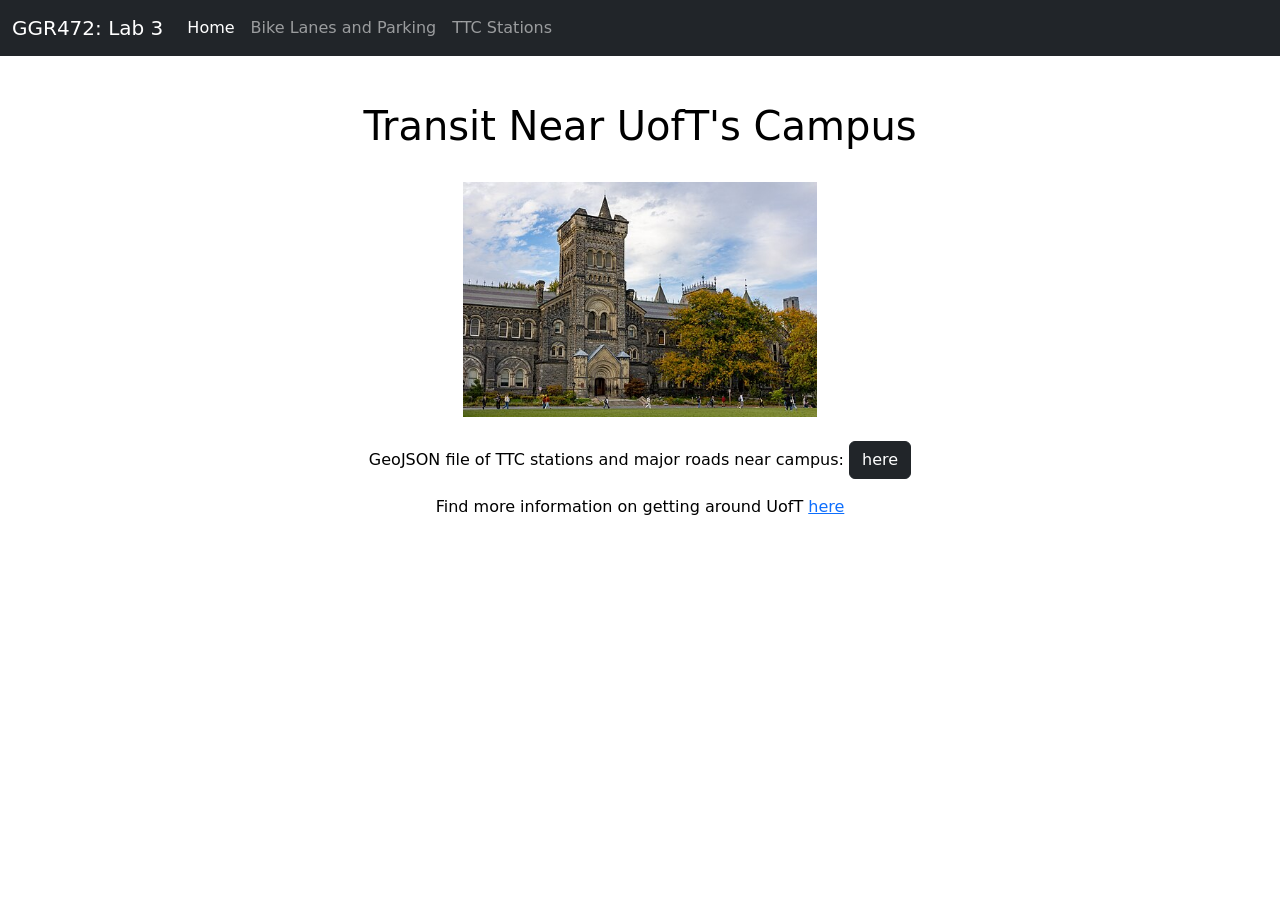
<file: index.html>
<!-- Declare document type as HTML-->
<!DOCTYPE html>

<!-- Set HTML language to English and theme to light/white -->
<html lang="en" data-bs-theme="light"> 

<head>
    <meta charset="UTF-8">
    <!-- Make layout responsive on other/mobile devices -->
    <meta name="viewport" content="width=device-width, initial-scale=1.0">
    <!-- Website title displayed in browser tab -->
    <title>GGR472: Lab 3</title> 
    <!-- Mapbox GL JS library (JavaScript loaded in for interactive maps) -->
    <script src='https://api.mapbox.com/mapbox-gl-js/v3.18.1/mapbox-gl.js'></script>
    <!-- Mapbox GL CSS (CSS loaded in for styling) -->
    <link href='https://api.mapbox.com/mapbox-gl-js/v3.18.1/mapbox-gl.css' rel='stylesheet' /> 
    <!-- mapbox geocoder plugin -->
    <script
        src="https://api.mapbox.com/mapbox-gl-js/plugins/mapbox-gl-geocoder/v5.1.0/mapbox-gl-geocoder.min.js"></script>
    <link rel="stylesheet"
        href="https://api.mapbox.com/mapbox-gl-js/plugins/mapbox-gl-geocoder/v5.1.0/mapbox-gl-geocoder.css"
        type="text/css">
    <!-- Custom stylesheet for additional styling -->
    <link rel="stylesheet" href="style.css"> 
    <!-- Bootstrap CSS (for responsive layout/grids) -->
	<link href="https://cdn.jsdelivr.net/npm/bootstrap@5.2.3/dist/css/bootstrap.min.css" rel="stylesheet" integrity="sha384-rbsA2VBKQhggwzxH7pPCaAqO46MgnOM80zW1RWuH61DGLwZJEdK2Kadq2F9CUG65" crossorigin="anonymous"> <!--linking to bootstrap -->
</head>

<body>
	<!-- Boostrap navigation bar to expand horizontally on large screens (navbar-expand-lg)
     have a dark colour scheme (navbar-dark bg-dark) and stay frozen at the top of the viewport (fixed-top) -->
	<nav class="navbar navbar-expand-lg navbar-dark bg-dark fixed-top">
        <div class="container-fluid">
            <!-- Title section of navbar -->
            <a class="navbar-brand">GGR472: Lab 3</a>
            <!-- Compress navbar menu button for smaller screens -->
            <button class="navbar-toggler" type="button" data-bs-toggle="collapse"
                data-bs-target="#navbarSupportedContent" aria-controls="navbarSupportedContent" aria-expanded="false"
                aria-label="Toggle navigation">
                <span class="navbar-toggler-icon"></span>
            </button>
            <!-- Title section of navbar -->
            <div class="collapse navbar-collapse" id="navbarSupportedContent">
                <!-- Push items to the left of the page (me-auto) -->
                <ul class="navbar-nav me-auto mb-2 mb-lg-0">
                    <!-- Navigation bar options linked to other HTML pages -->
                    <li class="nav-item">
                         <!-- Active indicates the current page -->
                        <a class="nav-link active" aria-current="page" href="index.html">Home</a>
                    </li>
                    <li class="nav-item">
                        <a class="nav-link" href="BikeLanes.html">Bike Lanes and Parking</a>
                    </li>
                    <li class="nav-item">
                        <a class="nav-link" href="TTCStations.html">TTC Stations</a>
                    </li>
                </ul>
            </div>
        </div>
    </nav>

    <br>

    <!-- Container for main content - centre all text inside container and set background to white and text to black.
     Add padding/margin to the top and bottom of the page (p-3, mb-2). -->
     <div class="container text-center p-3 mb-2 bg-white text-black">
        <!-- Row to structure heading within Bootstrap grid system -->
        <div class="row">
            <!-- Heading section -->
            <h1>Transit Near UofT's Campus</h1>
        </div>
    
     <br>

     <!-- Row with image -->
     <div class="row">
         <!-- Image section - use Bootstrap grid system to set image to a width of four columns on medium screen and larger
                Use mx-auto to centre and img-fluid to adjust sizing -->
            <div class="col-md-4 mx-auto">
                <img src="Images/uoftstgeorge.jpg" class="img-fluid" alt="UofT St George Photo">
            </div>
        </div>
    
    <br>

    <!-- Row with external/internal resource links -->
     <div class="row">
        <!-- Link to internal geojson file in new tab -->
            <p>GeoJSON file of TTC stations and major roads near campus: 
            <a class="btn btn-dark" target=”_blank” href="Data/GGR472_Lab1.geojson">here</a>
            </p>
        <!-- Link to uoft transport webpage in same tab -->
        <p>
            Find more information on getting around UofT
            <a href="https://transportation.utoronto.ca/getting-around/">here
            </a>
            <br>
        </p>
    
     </div>

     <!-- Bootstrap JavaScript bundle (for interactive components)-->
    <script src="https://cdn.jsdelivr.net/npm/bootstrap@5.2.3/dist/js/bootstrap.bundle.min.js" integrity="sha384-kenU1KFdBIe4zVF0s0G1M5b4hcpxyD9F7jL+jjXkk+Q2h455rYXK/7HAuoJl+0I4" crossorigin="anonymous"></script>

</body>

</html>
</file>
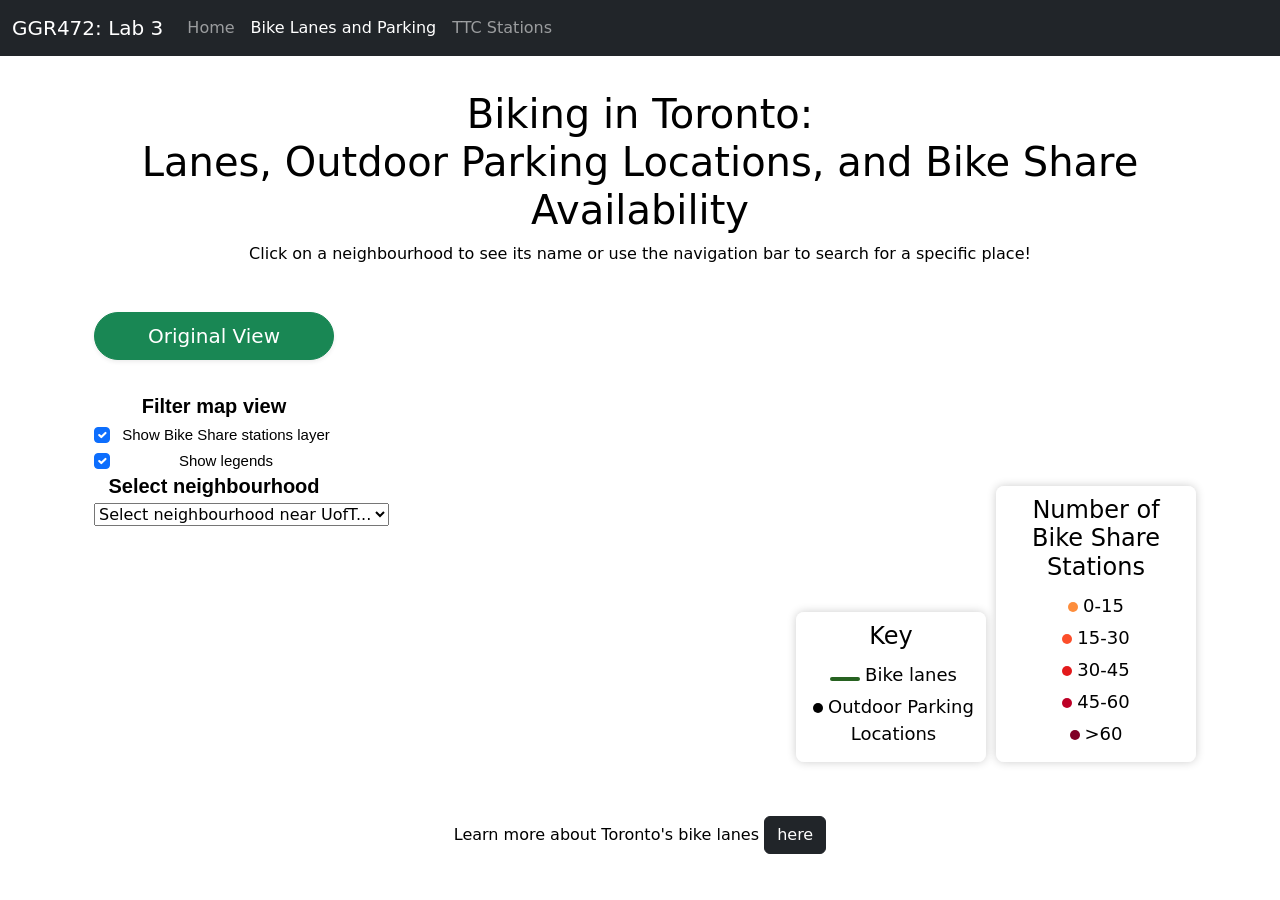
<file: BikeLanes.html>
<!-- Declare document type as HTML-->
<!DOCTYPE html>

<!-- Set HTML language to English and theme to light/white -->
<html lang="en" data-bs-theme="light"> 

<head>
    <meta charset="UTF-8">
    <meta http-equiv="X-UA-Compatible" content="IE=edge">
    <!-- Make layout responsive on other/mobile devices -->
    <meta name="viewport" content="width=device-width, initial-scale=1.0">
    <!-- Website title displayed in browser tab -->
    <title>GGR472: Lab 3</title> 
    <!-- Mapbox GL JS library (JavaScript loaded in for interactive maps) -->
    <script src='https://api.mapbox.com/mapbox-gl-js/v3.18.1/mapbox-gl.js'></script>
    <!-- Mapbox GL CSS (CSS loaded in for styling) -->
    <link href='https://api.mapbox.com/mapbox-gl-js/v3.18.1/mapbox-gl.css' rel='stylesheet' /> 
    <!-- Mapbox geocoder plugin -->
    <script
        src="https://api.mapbox.com/mapbox-gl-js/plugins/mapbox-gl-geocoder/v5.1.0/mapbox-gl-geocoder.min.js"></script>
    <link rel="stylesheet"
        href="https://api.mapbox.com/mapbox-gl-js/plugins/mapbox-gl-geocoder/v5.1.0/mapbox-gl-geocoder.css"
        type="text/css">
    <!-- Custom stylesheet for additional styling -->
    <link rel="stylesheet" href="style.css"> 
    <!-- Bootstrap CSS (for responsive layout/grids) -->
	<link href="https://cdn.jsdelivr.net/npm/bootstrap@5.2.3/dist/css/bootstrap.min.css" rel="stylesheet" integrity="sha384-rbsA2VBKQhggwzxH7pPCaAqO46MgnOM80zW1RWuH61DGLwZJEdK2Kadq2F9CUG65" crossorigin="anonymous"> <!--linking to bootstrap -->
</head>

<body>
	<!-- Boostrap navigation bar to expand horizontally on large screens (navbar-expand-lg)
     have a dark colour scheme (navbar-dark bg-dark) and stay frozen at the top of the viewport (fixed-top) -->
	<nav class="navbar navbar-expand-lg navbar-dark bg-dark fixed-top">
        <div class="container-fluid">
            <!-- Title section of navbar -->
            <a class="navbar-brand">GGR472: Lab 3</a>
            <!-- Compress navbar menu button for smaller screens -->
            <button class="navbar-toggler" type="button" data-bs-toggle="collapse"
                data-bs-target="#navbarSupportedContent" aria-controls="navbarSupportedContent" aria-expanded="false"
                aria-label="Toggle navigation">
                <span class="navbar-toggler-icon"></span>
            </button>
            <!-- Title section of navbar -->
            <div class="collapse navbar-collapse" id="navbarSupportedContent">
                <!-- Push items to the left of the page (me-auto) -->
                <ul class="navbar-nav me-auto mb-2 mb-lg-0">
                    <!-- Navigation bar options linked to other HTML pages -->
                    <li class="nav-item">
                        <a class="nav-link" href="index.html">Home</a>
                    </li>
                    <li class="nav-item">
                         <!-- Active indicates the current page -->
                        <a class="nav-link active" aria-current="page" href="BikeLanes.html">Bike Lanes and Parking</a>
                    </li>
                    <li class="nav-item">
                        <a class="nav-link" href="TTCStations.html">TTC Stations</a>
                    </li>
                </ul>
            </div>
        </div>
    </nav>
    
    <br>

    <!-- Container for main content - centre all text inside container, black background with white text
    Add padding/margin to the top and bottom of the page (p-1, mb-2) -->
    <div class="container text-center p-1 mb-2 bg-white text-black">
        <!-- Row to structure heading within Bootstrap grid system -->
        <div class="row">
            <!-- Heading section -->
            <h1>Biking in Toronto: <br> Lanes, Outdoor Parking Locations, and Bike Share Availability</h1>
            <p>Click on a neighbourhood to see its name or use the navigation bar to search for a specific place!</p>
        </div>

        <!-- Map of bike lanes and outdoor bike parking -->
        <div id="my-map" class="map-container">
            <!-- Navigation bar -->
            <div class='map-search-container'>
                <button type="button" class="btn btn-success btn-lg rounded-pill shadow-sm" id="returnbutton">Original View</button>
            </div>

            <!-- Bike share station legend -->
            <div id='bikeshare-legend' class='legend'>
                <h4>Number of Bike Share Stations</h4>
                <div><span></span>0-15</div> 
                <div><span></span>15-30</div>
                <div><span></span>30-45</div>
                <div><span></span>45-60</div>
                <div><span></span>>60</div>
            </div>

            <!-- General legend/key -->
            <div id='routes-parking-legend' class='legend'>
                <h4>Key</h4>
                <div><span></span>Bike lanes</div> 
                <div><span></span>Outdoor Parking Locations</div>
            </div>
            
            <!-- Filter features -->
            <div class='map-data-container'>
                <label class="option-label" for="layercheck">Filter map view</label>

                <!-- Checkbox to show/hide bike stations layer -->
                <div class="form-check">
                    <input class="form-check-input" type="checkbox" value="" id="layercheck" checked>
                    <label class="form-check-label" for="layercheck">Show Bike Share stations layer</label>
                </div>

                <!-- Checkbox to show/hide legends -->
                <div class="form-check">
                    <input class="form-check-input" type="checkbox" value="" id="legendcheck" checked>
                    <label class="form-check-label" for="legendcheck">Show legends</label>
                </div>

                <!-- Dropdown for selecting a neighbourhood near UofT -->
                <form>
                    <fieldset id="boundaryfieldset">
                        <label class="option-label">Select neighbourhood</label>
                        <select id="boundary" name="boundary">
                            <option value="" disabled selected>Select neighbourhood near UofT...</option>
                            <option value="All">Show all neighbourhoods</option>
                            <option value="Bay-Cloverhill">Bay-Cloverhill</option>
                            <option value="University">University</option>
                            <option value="Kensington-Chinatown">Kensington-Chinatown</option>
                        </select>
                    </fieldset>
                </form>

            </div>

        </div>

        <br>

        <!-- Link to external webpage about Toronto's bike lanes, view in same window -->
        <p>
            Learn more about Toronto's bike lanes
            <a class="btn btn-dark" target=”_blank” href="https://www.toronto.ca/services-payments/streets-parking-transportation/cycling-in-toronto/cycling-network-map/#location=&lat=&lng=&zoom=">here</a>
            <br>
        </p>

<!-- Bootstrap JavaScript bundle (for interactive components)-->
<script src="https://cdn.jsdelivr.net/npm/bootstrap@5.2.3/dist/js/bootstrap.bundle.min.js" integrity="sha384-YvpcrYf0tY3lHB60NNkmXc5s9fDVZLESaAA55NDzOxhy9GkcIdslK1eN7N6jIeHz" crossorigin="anonymous"></script>

<!-- My JavaScript file loaded in -->
<script src="script.js"></script>

</body>

</html>
</file>
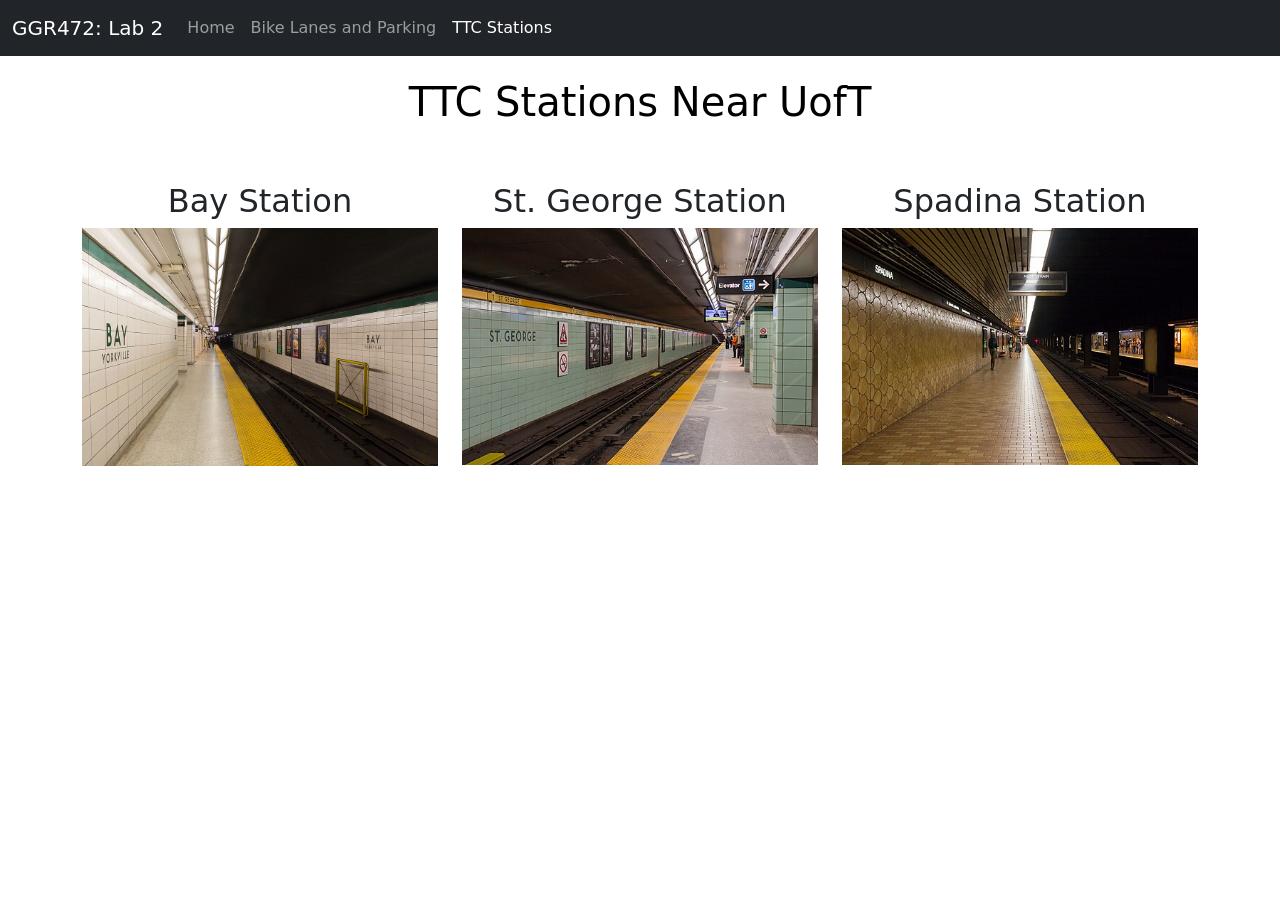
<file: TTCStations.html>
<!-- Declare document type as HTML-->
<!DOCTYPE html>

<!-- Set HTML language to English and theme to light/white -->
<html lang="en" data-bs-theme="light"> 

<head>
    <meta charset="UTF-8">
    <meta http-equiv="X-UA-Compatible" content="IE=edge">
    <!-- Make layout responsive on other/mobile devices -->
    <meta name="viewport" content="width=device-width, initial-scale=1.0">
    <!-- Website title displayed in browser tab -->
    <title>GGR472: Lab 3</title> 
    <!-- Mapbox GL JS library (JavaScript loaded in for interactive maps) -->
    <script src='https://api.mapbox.com/mapbox-gl-js/v3.18.1/mapbox-gl.js'></script>
    <!-- Mapbox GL CSS (CSS loaded in for styling) -->
    <link href='https://api.mapbox.com/mapbox-gl-js/v3.18.1/mapbox-gl.css' rel='stylesheet' /> 
    <!-- Custom stylesheet for additional styling -->
    <link rel="stylesheet" href="style.css"> 
    <!-- Bootstrap CSS (for responsive layout/grids) -->
	<link href="https://cdn.jsdelivr.net/npm/bootstrap@5.2.3/dist/css/bootstrap.min.css" rel="stylesheet" integrity="sha384-rbsA2VBKQhggwzxH7pPCaAqO46MgnOM80zW1RWuH61DGLwZJEdK2Kadq2F9CUG65" crossorigin="anonymous"> <!--linking to bootstrap -->
</head>

<body>
    <!-- Boostrap navigation bar to expand horizontally on large screens (navbar-expand-lg)
     have a dark colour scheme (navbar-dark bg-dark) and stay frozen at the top of the viewport (fixed-top) -->
	<nav class="navbar navbar-expand-lg navbar-dark bg-dark fixed-top">
        <div class="container-fluid">
            <!-- Title section of navbar -->
            <a class="navbar-brand">GGR472: Lab 2</a>
            <!-- Compress navbar menu button for smaller screens -->
            <button class="navbar-toggler" type="button" data-bs-toggle="collapse"
                data-bs-target="#navbarSupportedContent" aria-controls="navbarSupportedContent" aria-expanded="false"
                aria-label="Toggle navigation">
                <span class="navbar-toggler-icon"></span>
            </button>
            <!-- Title section of navbar -->
            <div class="collapse navbar-collapse" id="navbarSupportedContent">
                <!-- Push items to the left of the page (me-auto) -->
                <ul class="navbar-nav me-auto mb-2 mb-lg-0">
                    <!-- Navigation bar options linked to other HTML pages -->
                    <li class="nav-item">
                        <a class="nav-link" href="index.html">Home</a>
                    </li>
                    <li class="nav-item">
                        <a class="nav-link" href="BikeLanes.html">Bike Lanes and Parking</a>
                    </li>
                    <li class="nav-item">
                        <!-- Active indicates the current page -->
                        <a class="nav-link active" aria-current="page" href="TTCStations.html">TTC Stations</a>
                    </li>
                </ul>
            </div>
        </div>
    </nav>

    <!-- Container for main content - centre all text inside container and set background to white and text to black.
     Add padding/margin to the top and bottom of the page (p-3, mb-2). -->
    <div class="container text-center p-3 mb-2 bg-white text-black">
        <!-- Row to structure heading within Bootstrap grid system -->
        <div class="row">
            <!-- Heading section -->
            <h1>TTC Stations Near UofT</h1>
        </div>
    </div>

    <br>

    <!-- Container for images and labels that will centre all text inside container -->
    <div class="container text-center">
    <div class="row">
        <!-- Each class will have its own column, title and an image. img-fluid ensures the image is never wider than the parent container. -->
        <div class="col">
        <h2>Bay Station</h2>
            <div>
                <img src="Images/baystation.jpg" class="img-fluid" alt="Bay Station">
            </div>
        </div>
        <div class="col">
        <h2>St. George Station</h2>
            <div>
                <img src="Images/stgeorge.jpg" class="img-fluid" alt="St. George Station">
            </div>
        </div>
        <div class="col">
        <h2>Spadina Station</h2>
            <div>
                <img src="Images/spadinastation.jpg" class="img-fluid" alt="Spadina Station">
            </div>
        </div>
    </div>
    </div>
    </div>

<!-- Bootstrap JavaScript bundle (for interactive components)-->
<script src="https://cdn.jsdelivr.net/npm/bootstrap@5.2.3/dist/js/bootstrap.bundle.min.js" integrity="sha384-kenU1KFdBIe4zVF0s0G1M5b4hcpxyD9F7jL+jjXkk+Q2h455rYXK/7HAuoJl+0I4" crossorigin="anonymous"></script>

</body>

</html>
</file>
<file: style.css>
/* Formatting the map container itself */
.map-container {
  width: 100%; /* Map takes up 100% of the width of the page */
  height: 500px; /* Map height */
  position: relative;/* Map location determined relative to its normal position in the document */
  z-index: 500;
}

/* Formatting the return to original view button */
.map-search-container {
    position: relative;
    background: rgba(255, 255, 255, 0.8);
    top: 0;
    left: 0;
    width: 260px;
    margin: 10px 0 0 10px;
    padding: 10px;
    border-radius: 8px;
    overflow: visible;
}

#returnbutton {
    position: relative;
    margin: 10px 0 10px;
    width: 100%;
    z-index: 1000;
}

/* Formatting geocoder */
.geocoder {
    position: relative;
    margin: 10px 0;
}

/* 'pads' the top of a webpage so that text/information begins after the navigation bar */
body {
  padding-top: 62px;
}

/* Format map data container */
.map-data-container {
    position: relative;
    background: rgba(255, 255, 255, 0.9);
    width: 260px;
    top: 0;
    left: 10px;
    margin-top: 5px;
    padding: 10px;
    border-radius: 8px;
    overflow: visible;
    z-index: 1000;
}

/* Format dropdown option label and filter map view label*/
.option-label {
    font: 20px 'Helvetica Neue', Arial, Helvetica, sans-serif;
    font-weight: bold;
    width: 95%;
    padding-bottom: 5px;
    position: relative;
    z-index: 1000;
}

/* Format smaller text */
.form-check-label {
    font: 15px 'Helvetica Neue', Arial, Helvetica, sans-serif;
    position: relative;
    z-index: 1000;
}

/* Format dropdown option in the map data container */
.form {
    padding-bottom: 20px;
    position: relative;
    z-index: 1000;
}

/*--------------------------------------------------------------------
Formatting Bike Share stations legend
--------------------------------------------------------------------*/
/* Formatting placement of the legend */
#bikeshare-legend {
    position: absolute;
    background-color: rgba(255, 255, 255, 0.7);
    bottom: 0;
    right: 0;
    margin: 0 10px 30px 0; /*top margin, right margin, bottom margin, left margin*/
    padding: 10px; /*around elements inside of overlay*/
    border-radius: 8px;
    box-shadow: 0 0 10px rgba(0, 0, 0, 0.2);
    max-width: 200px;
    z-index: 1000;
}

/* Format heading */
#bikeshare-legend h4 {
    margin: 0 0 10px;
}

/* Format placement of the div from the bottom */
#bikeshare-legend div {
    margin-bottom: 5px;
}

/* Change font size of ranges in legend */
#bikeshare-legend div {
    font-size: 18px;
}

#bikeshare-legend span {
    display: inline-block;
    border-radius: 50%; /*curve border to make a circle*/
    height: 10px; /*size of circle*/
    width: 10px;
    margin-right: 5px; /*position of circle*/
}

/* Add colour to each child div in legend */
#bikeshare-legend div:nth-child(2) span {
    background-color: #fd8d3c; /* set background colour of span */
}

#bikeshare-legend div:nth-child(3) span {
    background-color: #fc4e2a;
}

#bikeshare-legend div:nth-child(4) span {
    background-color: #e31a1c;
}

#bikeshare-legend div:nth-child(5) span {
    background-color: #bd0026;
}

#bikeshare-legend div:nth-child(6) span {
    background-color: #800026;
}

/*--------------------------------------------------------------------
Formatting regular legend
--------------------------------------------------------------------*/
#routes-parking-legend {
    position: absolute;
    background-color: rgba(255, 255, 255, 0.7);
    bottom: 0;
    right: 210px;
    margin: 0 10px 30px 0; /*top margin, right margin, bottom margin, left margin*/
    padding: 10px; /*around elements inside of overlay*/
    border-radius: 8px;
    box-shadow: 0 0 10px rgba(0, 0, 0, 0.2);
    width: 190px;
    z-index: 1100;
}

#routes-parking-legend h4 {
    margin: 0 0 10px;
}

#routes-parking-legend div {
    margin-bottom: 5px;
    margin-left: 5px;
}

/* Change font size of ranges in legend */
#routes-parking-legend div {
    font-size: 18px;
}

#routes-parking-legend span {
    display: inline-block;
    border-radius: 50%; /*curve border to make a circle*/
    height: 10px; /*size of circle*/
    width: 10px;
    margin-right: 5px; /*position of circle*/
}

/* Add line to symbolise bike lanes */
#routes-parking-legend div:nth-child(2) span {
    background-color: #276221; /* set background colour of span */
    width: 30px;      /* length of line */
    height: 4px;      /* thickness */
    border-radius: 2px; /* slight rounding */
}

/* Add point to symbolise outdoor bike parking */
#routes-parking-legend div:nth-child(3) span {
    background-color: #000000;
    width: 10px;
    height: 10px;
    border-radius: 50%;
}
</file>
